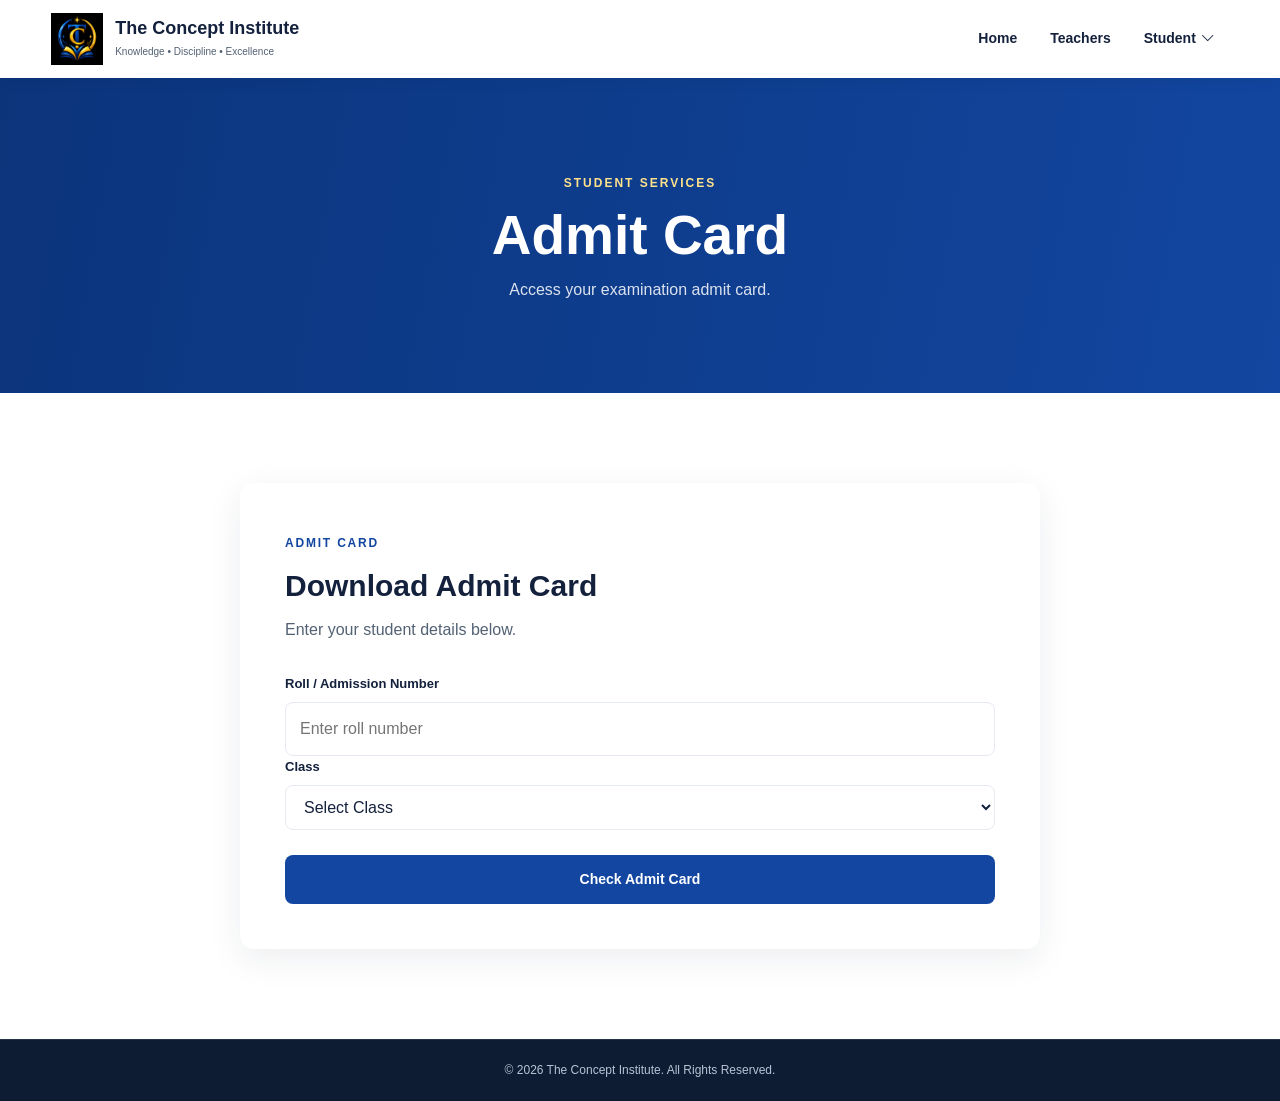
<file: admit-card.html>
<!DOCTYPE html>
<html lang="en">

<head>

    <meta charset="UTF-8">

    <meta name="viewport"
          content="width=device-width, initial-scale=1.0">

    <title>Admit Card | The Concept Institute</title>

    <link rel="icon"
          href="school-logo.png">

    <link rel="stylesheet"
          href="https://cdn.jsdelivr.net/npm/bootstrap-icons@1.11.3/font/bootstrap-icons.min.css">

    <link rel="stylesheet"
          href="style.css">

</head>

<body>


<header class="header">

    <div class="container navbar">

        <a href="index.html" class="logo">

            <img src="school-logo.png"
                 alt="School Logo">

            <div>

                <h2>The Concept Institute</h2>

                <span>
                    Knowledge • Discipline • Excellence
                </span>

            </div>

        </a>


        <button class="menu-toggle"
                id="menuToggle">

            <i class="bi bi-list"></i>

        </button>


        <nav class="nav-menu" id="navMenu">

            <a href="index.html">
                Home
            </a>

            <a href="teachers.html">
                Teachers
            </a>


            <div class="dropdown">

                <button class="dropdown-btn">

                    Student
                    <i class="bi bi-chevron-down"></i>

                </button>

                <div class="dropdown-menu">

                    <a href="https://docs.google.com/forms/d/e/1FAIpQLSeX-NQupUQa-BWSFp-hhOCqYERM3pgbvUMsO9dXRgNpxvSDZA/viewform?usp=header">
                        Admission Form
                    </a>

                    <a href="result.html">
                        Check Result
                    </a>

                    <a href="admit-card.html">
                        Admit Card
                    </a>

                    <a href="https://docs.google.com/forms/d/e/1FAIpQLSfCH_1AsougrHjAEd-26rZ-eYeYoQTlrhOt8sAzw5NQwiGaIg/viewform?usp=header">
                        Pay School Fee
                    </a>

                </div>

            </div>

        </nav>

    </div>

</header>


<section class="page-hero">

    <div class="container">

        <span>
            STUDENT SERVICES
        </span>

        <h1>
            Admit Card
        </h1>

        <p>
            Access your examination admit card.
        </p>

    </div>

</section>


<section class="section">

    <div class="container small-container">

        <div class="form-wrapper">

            <div class="form-heading">

                <span class="section-label">
                    ADMIT CARD
                </span>

                <h2>
                    Download Admit Card
                </h2>

                <p>
                    Enter your student details below.
                </p>

            </div>


            <form class="school-form"
                  id="admitCardForm">


                <div class="form-group">

                    <label for="admitRoll">
                        Roll / Admission Number
                    </label>

                    <input type="text"
                           id="admitRoll"
                           placeholder="Enter roll number"
                           required>

                </div>


                <div class="form-group">

                    <label for="admitClass">
                        Class
                    </label>

                    <select id="admitClass"
                            required>

                        <option value="">
                            Select Class
                        </option>

                        <option>Class 1</option>
                        <option>Class 2</option>
                        <option>Class 3</option>
                        <option>Class 4</option>
                        <option>Class 5</option>
                        <option>Class 6</option>
                        <option>Class 7</option>
                        <option>Class 8</option>
                        <option>Class 9</option>
                        <option>Class 10</option>
                        <option>Class 11</option>
                        <option>Class 12</option>

                    </select>

                </div>


                <button type="submit"
                        class="btn btn-primary form-submit">

                    Check Admit Card

                </button>

            </form>


            <!-- <div class="info-alert">

                <i class="bi bi-info-circle"></i>

                <div>

                    <strong>
                        Admit card system setup required
                    </strong>

                    <p>
                        A secure backend/database is required
                        before student admit cards can be
                        retrieved online.
                    </p>

                </div>

            </div> -->

        </div>

    </div>

</section>


<footer class="footer">

    <div class="footer-bottom">

        <div class="container">

            <p>
                © <span id="currentYear"></span>
                The Concept Institute. All Rights Reserved.
            </p>

        </div>

    </div>

</footer>


<script src="main.js"></script>

</body>
</html>
</file>
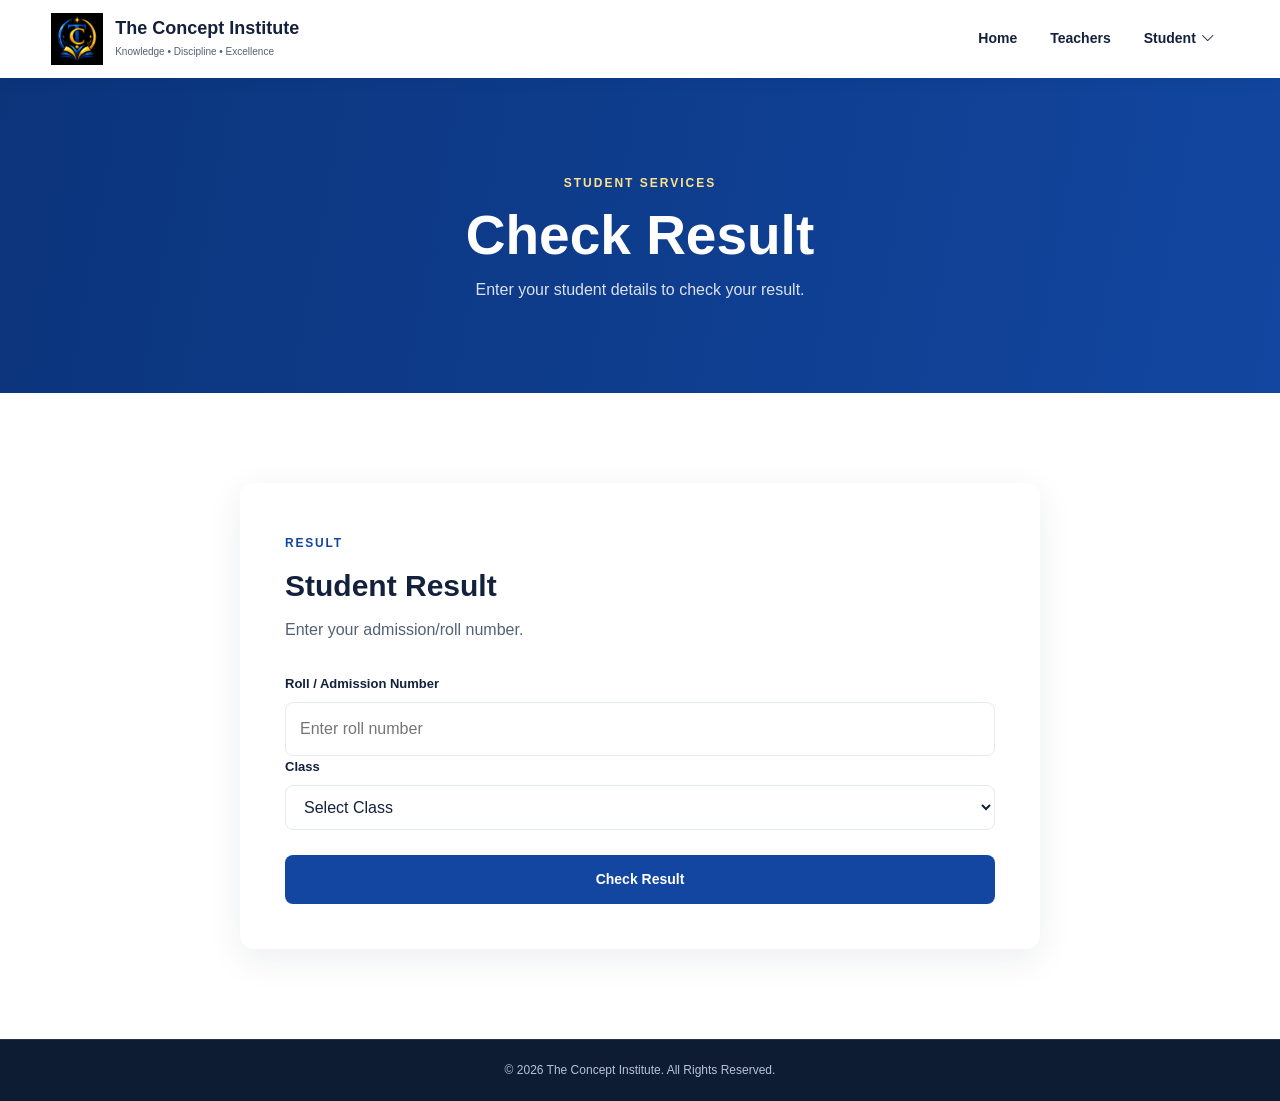
<file: result.html>
<!DOCTYPE html>
<html lang="en">

<head>

    <meta charset="UTF-8">

    <meta name="viewport"
          content="width=device-width, initial-scale=1.0">

    <title>Check Result | The Concept Institute</title>

    <link rel="icon"
          href="school-logo.png">

    <link rel="stylesheet"
          href="https://cdn.jsdelivr.net/npm/bootstrap-icons@1.11.3/font/bootstrap-icons.min.css">

    <link rel="stylesheet"
          href="style.css">

</head>

<body>


<header class="header">

    <div class="container navbar">

        <a href="index.html" class="logo">

            <img src="school-logo.png"
                 alt="School Logo">

            <div>

                <h2>The Concept Institute</h2>

                <span>
                    Knowledge • Discipline • Excellence
                </span>

            </div>

        </a>


        <button class="menu-toggle"
                id="menuToggle">

            <i class="bi bi-list"></i>

        </button>


        <nav class="nav-menu" id="navMenu">

            <a href="index.html">Home</a>

            <a href="teachers.html">Teachers</a>

            <div class="dropdown">

                <button class="dropdown-btn">

                    Student
                    <i class="bi bi-chevron-down"></i>

                </button>

                <div class="dropdown-menu">

                    <a href="https://docs.google.com/forms/d/e/1FAIpQLSeX-NQupUQa-BWSFp-hhOCqYERM3pgbvUMsO9dXRgNpxvSDZA/viewform?usp=header">
                        Admission Form
                    </a>

                    <a href="result.html">
                        Check Result
                    </a>

                    <a href="admit-card.html">
                        Admit Card
                    </a>

                    <a href="https://docs.google.com/forms/d/e/1FAIpQLSfCH_1AsougrHjAEd-26rZ-eYeYoQTlrhOt8sAzw5NQwiGaIg/viewform?usp=header">
                        Pay School Fee
                    </a>

                </div>

            </div>

        </nav>

    </div>

</header>


<section class="page-hero">

    <div class="container">

        <span>
            STUDENT SERVICES
        </span>

        <h1>
            Check Result
        </h1>

        <p>
            Enter your student details to check your result.
        </p>

    </div>

</section>


<section class="section">

    <div class="container small-container">

        <div class="form-wrapper">

            <div class="form-heading">

                <span class="section-label">
                    RESULT
                </span>

                <h2>
                    Student Result
                </h2>

                <p>
                    Enter your admission/roll number.
                </p>

            </div>


            <form class="school-form"
                  id="resultForm">

                <div class="form-group">

                    <label for="rollNumber">
                        Roll / Admission Number
                    </label>

                    <input type="text"
                           id="rollNumber"
                           name="rollNumber"
                           placeholder="Enter roll number"
                           required>

                </div>


                <div class="form-group">

                    <label for="resultClass">
                        Class
                    </label>

                    <select id="resultClass"
                            required>

                        <option value="">
                            Select Class
                        </option>

                        <option>Class 1</option>
                        <option>Class 2</option>
                        <option>Class 3</option>
                        <option>Class 4</option>
                        <option>Class 5</option>
                        <option>Class 6</option>
                        <option>Class 7</option>
                        <option>Class 8</option>
                        <option>Class 9</option>
                        <option>Class 10</option>
                        <option>Class 11</option>
                        <option>Class 12</option>

                    </select>

                </div>


                <button type="submit"
                        class="btn btn-primary form-submit">

                    Check Result

                </button>

            </form>


            <!-- <div class="info-alert">

                <i class="bi bi-info-circle"></i>

                <div>

                    <strong>Result system setup required</strong>

                    <p>
                        A secure database/API is required to
                        retrieve individual student results.
                    </p>

                </div>

            </div> -->

        </div>

    </div>

</section>


<footer class="footer">

    <div class="footer-bottom">

        <div class="container">

            <p>
                © <span id="currentYear"></span>
                The Concept Institute. All Rights Reserved.
            </p>

        </div>

    </div>

</footer>


<script src="main.js"></script>

</body>
</html>
</file>
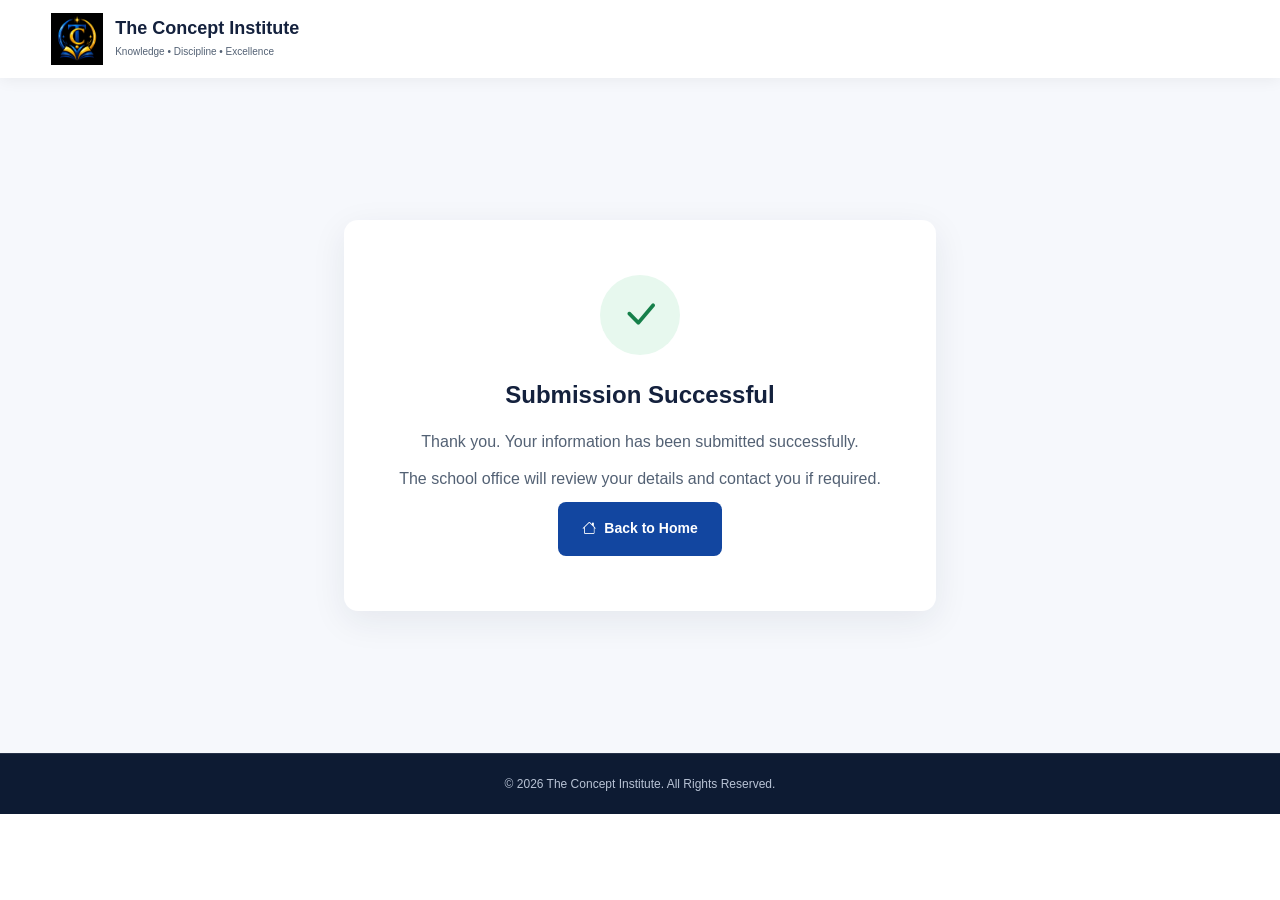
<file: success.html>
<!DOCTYPE html>
<html lang="en">

<head>

    <meta charset="UTF-8">

    <meta name="viewport"
          content="width=device-width, initial-scale=1.0">

    <title>Submission Successful | The Concept Institute</title>

    <link rel="icon"
          href="school-logo.png">

    <link rel="stylesheet"
          href="https://cdn.jsdelivr.net/npm/bootstrap-icons@1.11.3/font/bootstrap-icons.min.css">

    <link rel="stylesheet"
          href="style.css">

</head>

<body>


<header class="header">

    <div class="container navbar">

        <a href="index.html" class="logo">

            <img src="school-logo.png"
                 alt="School Logo">

            <div>

                <h2>The Concept Institute</h2>

                <span>
                    Knowledge • Discipline • Excellence
                </span>

            </div>

        </a>

    </div>

</header>


<section class="success-section">

    <div class="success-card">

        <div class="success-icon">

            <i class="bi bi-check-lg"></i>

        </div>


        <h1>
            Submission Successful
        </h1>


        <p>
            Thank you. Your information has been submitted
            successfully.
        </p>


        <p>
            The school office will review your details
            and contact you if required.
        </p>


        <a href="index.html"
           class="btn btn-primary">

            <i class="bi bi-house"></i>

            Back to Home

        </a>

    </div>

</section>


<footer class="footer">

    <div class="footer-bottom">

        <div class="container">

            <p>
                © <span id="currentYear"></span>
                The Concept Institute. All Rights Reserved.
            </p>

        </div>

    </div>

</footer>


<script src="main.js"></script>

</body>
</html>
</file>
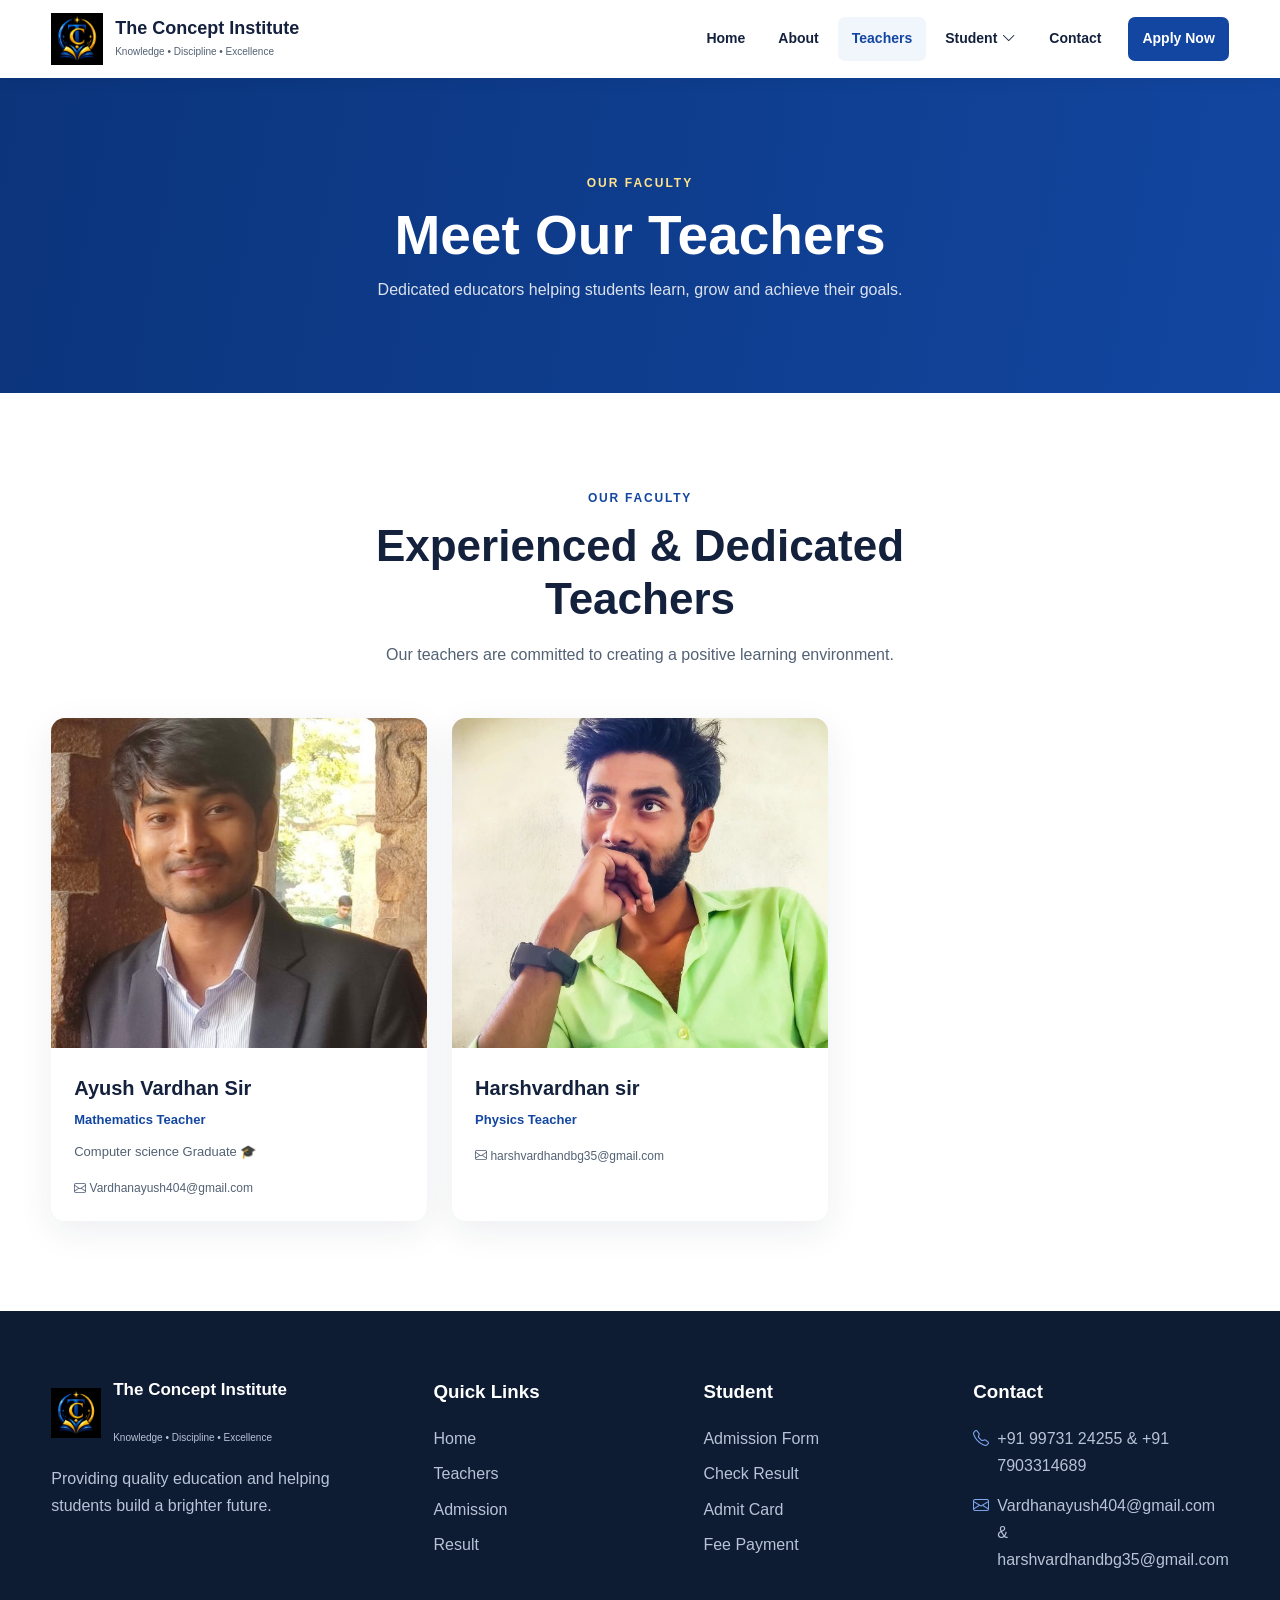
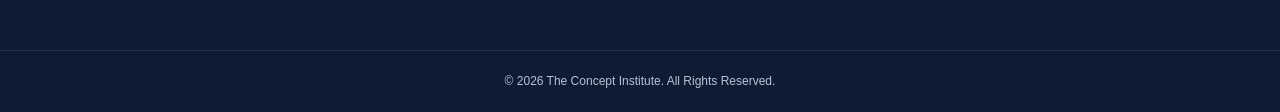
<file: teachers.html>
<!DOCTYPE html>
<html lang="en">

<head>

    <meta charset="UTF-8">

    <meta name="viewport"
          content="width=device-width, initial-scale=1.0">

    <title>Our Teachers | The Concept Institute</title>

    <meta name="description"
          content="Meet the teachers of The Concept Institute.">

    <link rel="icon"
          href="school-logo.png">

    <link rel="stylesheet"
          href="https://cdn.jsdelivr.net/npm/bootstrap-icons@1.11.3/font/bootstrap-icons.min.css">

    <link rel="stylesheet"
          href="style.css">

</head>

<body>

<header class="header">

    <div class="container navbar">

        <a href="index.html" class="logo">

            <img src="school-logo.png"
                 alt="School Logo">

            <div>

                <h2>The Concept Institute</h2>

                <span>
                    Knowledge • Discipline • Excellence
                </span>

            </div>

        </a>


        <button class="menu-toggle"
                id="menuToggle">

            <i class="bi bi-list"></i>

        </button>


        <nav class="nav-menu" id="navMenu">

            <a href="index.html">Home</a>

            <a href="index.html#about">
                About
            </a>

            <a href="teachers.html"
               class="active">
                Teachers
            </a>


            <div class="dropdown">

                <button class="dropdown-btn">

                    Student
                    <i class="bi bi-chevron-down"></i>

                </button>


                <div class="dropdown-menu">

                    <a href="https://docs.google.com/forms/d/e/1FAIpQLSeX-NQupUQa-BWSFp-hhOCqYERM3pgbvUMsO9dXRgNpxvSDZA/viewform?usp=header">
                        Admission Form
                    </a>

                    <a href="result.html">
                        Check Result
                    </a>

                    <a href="admit-card.html">
                        Admit Card
                    </a>

                    <a href="fee-payment.html">
                        Pay School Fee
                    </a>

                </div>

            </div>


            <a href="index.html#contact">
                Contact
            </a>

            <a href="https://docs.google.com/forms/d/e/1FAIpQLSeX-NQupUQa-BWSFp-hhOCqYERM3pgbvUMsO9dXRgNpxvSDZA/viewform?usp=header"
               class="nav-admission">

                Apply Now

            </a>

        </nav>

    </div>

</header>


<section class="page-hero">

    <div class="container">

        <span>
            OUR FACULTY
        </span>

        <h1>
            Meet Our Teachers
        </h1>

        <p>
            Dedicated educators helping students learn,
            grow and achieve their goals.
        </p>

    </div>

</section>


<section class="section">

    <div class="container">

        <div class="section-heading">

            <span class="section-label">
                OUR FACULTY
            </span>

            <h2>
                Experienced & Dedicated Teachers
            </h2>

            <p>
                Our teachers are committed to creating
                a positive learning environment.
            </p>

        </div>


        <div class="teachers-grid">


            <div class="teacher-card">

                <div class="teacher-image">

                    <img src="teachr1.jpeg"
                         alt="Teacher">

                </div>

                <div class="teacher-info">

                    <h3>
                        Ayush Vardhan Sir
                    </h3>

                    <span>
                         Mathematics Teacher
                    </span>

                    <p>
                        Computer science Graduate 🎓 
                    </p>

                    <div class="teacher-contact">

                        <i class="bi bi-envelope"></i>
                        Vardhanayush404@gmail.com

                    </div>

                </div>

            </div>


            <div class="teacher-card">

                <div class="teacher-image">

                    <img src="teacher-2.jpeg"
                         alt="Teacher">

                </div>

                <div class="teacher-info">

                    <h3>
                        Harshvardhan sir
                    </h3>

                    <span>
                        Physics Teacher
                    </span>

                    <!-- <p>
                        Mathematics & Logical Reasoning
                    </p> -->

                    <div class="teacher-contact">

                        <i class="bi bi-envelope"></i>
                        harshvardhandbg35@gmail.com

                    </div>

                </div>

            </div>


            <!-- <div class="teacher-card">

                <div class="teacher-image">

                    <img src="images/teachers/teacher-3.jpg"
                         alt="Teacher">

                </div>

                <div class="teacher-info">

                    <h3>
                        Mr. Amit Singh
                    </h3>

                    <span>
                        Science Teacher
                    </span>

                    <p>
                        Physics, Chemistry & Science
                    </p>

                    <div class="teacher-contact">

                        <i class="bi bi-envelope"></i>
                        teacher3@school.com

                    </div>

                </div>

            </div>


            <div class="teacher-card">

                <div class="teacher-image">

                    <img src="images/teachers/teacher-4.jpg"
                         alt="Teacher">

                </div>

                <div class="teacher-info">

                    <h3>
                        Mrs. Neha Verma
                    </h3>

                    <span>
                        English Teacher
                    </span>

                    <p>
                        English Language & Literature
                    </p>

                    <div class="teacher-contact">

                        <i class="bi bi-envelope"></i>
                        teacher4@school.com

                    </div>

                </div>

            </div>


            <div class="teacher-card">

                <div class="teacher-image">

                    <img src="images/teachers/teacher-5.jpg"
                         alt="Teacher">

                </div>

                <div class="teacher-info">

                    <h3>
                        Mr. Rahul Kumar
                    </h3>

                    <span>
                        Computer Teacher
                    </span>

                    <p>
                        Computer Science & Technology
                    </p>

                    <div class="teacher-contact">

                        <i class="bi bi-envelope"></i>
                        teacher5@school.com

                    </div>

                </div>

            </div>


            <div class="teacher-card">

                <div class="teacher-image">

                    <img src="images/teachers/teacher-6.jpg"
                         alt="Teacher">

                </div>

                <div class="teacher-info">

                    <h3>
                        Mrs. Anjali Singh
                    </h3>

                    <span>
                        Social Science Teacher
                    </span>

                    <p>
                        History, Geography & Civics
                    </p>

                    <div class="teacher-contact">

                        <i class="bi bi-envelope"></i>
                        teacher6@school.com

                    </div>

                </div>

            </div> -->


        </div>

    </div>

</section>


<footer class="footer">

    <div class="container footer-grid">

        <div class="footer-about">

            <div class="footer-logo">

                <img src="school-logo.png"
                     alt="School Logo">

                <div>

                    <h3>The Concept Institute</h3>

                    <span>
                        Knowledge • Discipline • Excellence
                    </span>

                </div>

            </div>

            <p>
                Providing quality education and helping
                students build a brighter future.
            </p>

        </div>


        <div>

            <h3>Quick Links</h3>

            <ul class="footer-links">

                <li>
                    <a href="index.html">Home</a>
                </li>

                <li>
                    <a href="teachers.html">Teachers</a>
                </li>

                <li>
                    <a href="https://docs.google.com/forms/d/e/1FAIpQLSeX-NQupUQa-BWSFp-hhOCqYERM3pgbvUMsO9dXRgNpxvSDZA/viewform?usp=header">Admission</a>
                </li>

                <li>
                    <a href="result.html">Result</a>
                </li>

            </ul>

        </div>


        <div>

            <h3>Student</h3>

            <ul class="footer-links">

                <li>
                    <a href="https://docs.google.com/forms/d/e/1FAIpQLSeX-NQupUQa-BWSFp-hhOCqYERM3pgbvUMsO9dXRgNpxvSDZA/viewform?usp=header">
                        Admission Form
                    </a>
                </li>

                <li>
                    <a href="result.html">
                        Check Result
                    </a>
                </li>

                <li>
                    <a href="admit-card.html">
                        Admit Card
                    </a>
                </li>

                <li>
                    <a href="fee-payment.html">
                        Fee Payment
                    </a>
                </li>

            </ul>

        </div>


        <div>

            <h3>Contact</h3>

            <ul class="footer-contact">

                <li>
                    <i class="bi bi-telephone"></i>
                    +91 99731 24255 & +91 7903314689
                </li>

                <li>
                    <i class="bi bi-envelope"></i>
                    Vardhanayush404@gmail.com & harshvardhandbg35@gmail.com
                </li>

            </ul>

        </div>

    </div>


    <div class="footer-bottom">

        <div class="container">

            <p>
                © <span id="currentYear"></span>
                The Concept Institute.
                All Rights Reserved.
            </p>

        </div>

    </div>

</footer>


<script src="main.js"></script>

</body>
</html>
</file>
<file: style.css>
/* =========================================================
   ABC PUBLIC SCHOOL WEBSITE
   MAIN STYLESHEET
========================================================= */


/* =========================================================
   ROOT VARIABLES
========================================================= */

:root {

    --primary: #1246a0;
    --primary-dark: #0b347b;

    --secondary: #f4b400;

    --dark: #14213d;
    --text: #536174;
    --white: #ffffff;

    --light: #f6f8fc;
    --border: #e5e9f0;

    --success: #16804a;

    --shadow:
        0 10px 35px rgba(20, 33, 61, 0.08);

    --radius: 14px;

    --transition: 0.3s ease;

}


/* =========================================================
   RESET
========================================================= */

* {

    margin: 0;
    padding: 0;

    box-sizing: border-box;

}


html {

    scroll-behavior: smooth;

}


body {

    font-family:
        Arial,
        Helvetica,
        sans-serif;

    color: var(--text);

    background: var(--white);

    line-height: 1.7;

}


img {

    max-width: 100%;

    display: block;

}


a {

    color: inherit;

    text-decoration: none;

}


button,
input,
select,
textarea {

    font: inherit;

}


button {

    cursor: pointer;

}


/* =========================================================
   CONTAINER
========================================================= */

.container {

    width: min(1180px, 92%);

    margin: auto;

}


.small-container {

    max-width: 800px;

}


/* =========================================================
   HEADER
========================================================= */

.header {

    background: var(--white);

    position: sticky;

    top: 0;

    z-index: 1000;

    box-shadow:
        0 2px 15px rgba(0, 0, 0, 0.06);

}


.navbar {

    min-height: 78px;

    display: flex;

    align-items: center;

    justify-content: space-between;

    gap: 30px;

}


/* =========================================================
   LOGO
========================================================= */

.logo {

    display: flex;

    align-items: center;

    gap: 12px;

}


.logo img {

    width: 52px;

    height: 52px;

    object-fit: contain;

}


.logo h2 {

    color: var(--dark);

    font-size: 18px;

    line-height: 1.2;

}


.logo span {

    color: var(--text);

    font-size: 10px;

    display: block;

    margin-top: 3px;

}


/* =========================================================
   NAVIGATION
========================================================= */

.nav-menu {

    display: flex;

    align-items: center;

    gap: 5px;

}


.nav-menu > a,
.dropdown-btn {

    padding: 10px 14px;

    color: var(--dark);

    font-weight: 600;

    font-size: 14px;

    border-radius: 7px;

    transition: var(--transition);

}


.nav-menu > a:hover,
.nav-menu > a.active,
.dropdown-btn:hover {

    color: var(--primary);

    background: #f1f5fc;

}


.dropdown {

    position: relative;

}


.dropdown-btn {

    border: 0;

    background: transparent;

    display: flex;

    align-items: center;

    gap: 5px;

}


.dropdown-menu {

    position: absolute;

    top: calc(100% + 8px);

    left: 0;

    width: 220px;

    background: var(--white);

    border-radius: 10px;

    box-shadow: var(--shadow);

    padding: 8px;

    opacity: 0;

    visibility: hidden;

    transform: translateY(8px);

    transition: var(--transition);

}


.dropdown:hover .dropdown-menu {

    opacity: 1;

    visibility: visible;

    transform: translateY(0);

}


.dropdown-menu a {

    display: block;

    padding: 11px 13px;

    border-radius: 7px;

    color: var(--dark);

    font-size: 14px;

}


.dropdown-menu a:hover {

    background: #f2f6fd;

    color: var(--primary);

}


.nav-admission {

    background: var(--primary) !important;

    color: white !important;

    margin-left: 8px;

}


.nav-admission:hover {

    background: var(--primary-dark) !important;

}


.menu-toggle {

    display: none;

    border: 0;

    background: transparent;

    font-size: 28px;

    color: var(--dark);

}


/* =========================================================
   HERO
========================================================= */

.hero {

    height: 620px;

    position: relative;

    overflow: hidden;

}


.hero-slider {

    width: 100%;

    height: 100%;

    position: relative;

}


.hero-slide {

    position: absolute;

    inset: 0;

    background-size: cover;

    background-position: center;

    opacity: 0;

    transition: opacity 0.8s ease;

}


.hero-slide.active {

    opacity: 1;

}


.hero-overlay {

    position: absolute;

    inset: 0;

    background:
        linear-gradient(
            90deg,
            rgba(8, 25, 57, 0.86),
            rgba(8, 25, 57, 0.35),
            rgba(8, 25, 57, 0.15)
        );

}


.hero-content {

    position: relative;

    z-index: 2;

    height: 100%;

    display: flex;

    flex-direction: column;

    justify-content: center;

    align-items: flex-start;

    color: white;

    max-width: 1180px;

}


.hero-small-title {

    font-size: 14px;

    letter-spacing: 2px;

    font-weight: 700;

    color: #ffd76a;

    margin-bottom: 12px;

}


.hero h1 {

    font-size: clamp(40px, 6vw, 72px);

    line-height: 1.05;

    max-width: 760px;

    margin-bottom: 20px;

}


.hero p {

    font-size: 19px;

    max-width: 650px;

    margin-bottom: 30px;

    color: rgba(255,255,255,.9);

}


.hero-buttons {

    display: flex;

    gap: 12px;

    flex-wrap: wrap;

}


/* =========================================================
   BUTTONS
========================================================= */

.btn {

    display: inline-flex;

    align-items: center;

    justify-content: center;

    gap: 8px;

    padding: 13px 22px;

    border-radius: 8px;

    border: 2px solid transparent;

    font-weight: 700;

    font-size: 14px;

    transition: var(--transition);

}


.btn-primary {

    background: var(--primary);

    color: white;

}


.btn-primary:hover {

    background: var(--primary-dark);

    transform: translateY(-2px);

}


.btn-outline {

    color: white;

    border-color: rgba(255,255,255,.7);

}


.btn-outline:hover {

    background: white;

    color: var(--dark);

}


.btn-white {

    background: white;

    color: var(--primary);

}


.btn-white:hover {

    transform: translateY(-2px);

}


/* =========================================================
   SLIDER
========================================================= */

.slider-btn {

    position: absolute;

    top: 50%;

    transform: translateY(-50%);

    z-index: 10;

    width: 46px;

    height: 46px;

    border-radius: 50%;

    border: 1px solid rgba(255,255,255,.5);

    background: rgba(0,0,0,.25);

    color: white;

    font-size: 20px;

}


.slider-btn:hover {

    background: var(--primary);

}


.slider-btn.prev {

    left: 25px;

}


.slider-btn.next {

    right: 25px;

}


.slider-dots {

    position: absolute;

    bottom: 25px;

    left: 50%;

    transform: translateX(-50%);

    z-index: 10;

    display: flex;

    gap: 8px;

}


.slider-dot {

    width: 9px;

    height: 9px;

    border-radius: 50%;

    background: rgba(255,255,255,.5);

    border: 0;

}


.slider-dot.active {

    background: white;

    transform: scale(1.25);

}


/* =========================================================
   QUICK SERVICES
========================================================= */

.quick-services {

    position: relative;

    margin-top: -45px;

    z-index: 20;

}


.service-grid {

    display: grid;

    grid-template-columns:
        repeat(4, 1fr);

    gap: 15px;

}


.service-card {

    background: white;

    box-shadow: var(--shadow);

    border-radius: 10px;

    padding: 22px;

    display: flex;

    align-items: center;

    gap: 15px;

    transition: var(--transition);

}


.service-card:hover {

    transform: translateY(-5px);

}


.service-icon {

    width: 50px;

    height: 50px;

    border-radius: 10px;

    display: grid;

    place-items: center;

    background: #edf3ff;

    color: var(--primary);

    font-size: 22px;

    flex-shrink: 0;

}


.service-card h3 {

    color: var(--dark);

    font-size: 16px;

}


.service-card p {

    font-size: 12px;

}


/* =========================================================
   SECTION
========================================================= */

.section {

    padding: 90px 0;

}


.light-section {

    background: var(--light);

}


.section-heading {

    text-align: center;

    max-width: 700px;

    margin: 0 auto 50px;

}


.section-label {

    color: var(--primary);

    font-size: 12px;

    letter-spacing: 1.8px;

    font-weight: 800;

}


.section-heading h2 {

    color: var(--dark);

    font-size: clamp(30px, 4vw, 44px);

    line-height: 1.2;

    margin: 10px 0 15px;

}


/* =========================================================
   ABOUT
========================================================= */

.about-grid {

    display: grid;

    grid-template-columns:
        1fr 1fr;

    gap: 70px;

    align-items: center;

}


.about-image {

    position: relative;

}


.about-image img {

    width: 100%;

    height: 480px;

    object-fit: cover;

    border-radius: 15px;

}


.experience-box {

    position: absolute;

    bottom: 25px;

    right: -25px;

    background: var(--primary);

    color: white;

    padding: 20px 30px;

    border-radius: 10px;

    box-shadow: var(--shadow);

}


.experience-box strong {

    font-size: 25px;

    display: block;

}


.experience-box span {

    font-size: 13px;

}


.about-content h2 {

    font-size: clamp(30px, 4vw, 45px);

    color: var(--dark);

    line-height: 1.2;

    margin: 10px 0 20px;

}


.about-content p {

    margin-bottom: 16px;

}


.about-points {

    display: grid;

    grid-template-columns: 1fr 1fr;

    gap: 13px;

    margin-top: 25px;

}


.about-points div {

    display: flex;

    align-items: center;

    gap: 8px;

    color: var(--dark);

    font-size: 14px;

    font-weight: 600;

}


.about-points i {

    color: var(--success);

}


/* =========================================================
   FEATURES
========================================================= */

.features-grid {

    display: grid;

    grid-template-columns:
        repeat(4, 1fr);

    gap: 20px;

}


.feature-card {

    background: white;

    padding: 30px;

    border-radius: var(--radius);

    box-shadow: var(--shadow);

    text-align: center;

    transition: var(--transition);

}


.feature-card:hover {

    transform: translateY(-5px);

}


.feature-icon {

    width: 60px;

    height: 60px;

    border-radius: 50%;

    background: #edf3ff;

    color: var(--primary);

    display: grid;

    place-items: center;

    margin: 0 auto 18px;

    font-size: 25px;

}


.feature-card h3 {

    color: var(--dark);

    margin-bottom: 10px;

}


/* =========================================================
   CTA
========================================================= */

.cta-section {

    background:
        linear-gradient(
            100deg,
            var(--primary),
            #2466c4
        );

    color: white;

    padding: 70px 0;

}


.cta-content {

    display: flex;

    justify-content: space-between;

    align-items: center;

    gap: 30px;

}


.cta-content span {

    font-size: 12px;

    letter-spacing: 2px;

    font-weight: 700;

    color: #ffe28a;

}


.cta-content h2 {

    font-size: clamp(28px, 4vw, 42px);

    margin: 7px 0;

    line-height: 1.2;

}


/* =========================================================
   CONTACT
========================================================= */

.contact-grid {

    display: grid;

    grid-template-columns:
        1fr 1fr;

    gap: 30px;

}


.contact-info {

    display: flex;

    flex-direction: column;

    gap: 20px;

}


.contact-item {

    display: flex;

    align-items: flex-start;

    gap: 15px;

}


.contact-item > i {

    width: 45px;

    height: 45px;

    display: grid;

    place-items: center;

    background: #edf3ff;

    color: var(--primary);

    border-radius: 8px;

    font-size: 19px;

}


.contact-item h3 {

    color: var(--dark);

    font-size: 16px;

}


.contact-item p {

    font-size: 14px;

}


.contact-box {

    background: var(--light);

    padding: 35px;

    border-radius: var(--radius);

}


.contact-box h3 {

    color: var(--dark);

    font-size: 25px;

    margin-bottom: 10px;

}


/* =========================================================
   PAGE HERO
========================================================= */

.page-hero {

    background:
        linear-gradient(
            100deg,
            var(--primary-dark),
            var(--primary)
        );

    color: white;

    padding: 90px 0;

    text-align: center;

}


.page-hero span {

    color: #ffe28a;

    font-size: 12px;

    font-weight: 800;

    letter-spacing: 2px;

}


.page-hero h1 {

    font-size: clamp(35px, 5vw, 55px);

    line-height: 1.1;

    margin: 10px 0;

}


.page-hero p {

    max-width: 650px;

    margin: auto;

    color: rgba(255,255,255,.85);

}


/* =========================================================
   TEACHERS
========================================================= */

.teachers-grid {

    display: grid;

    grid-template-columns:
        repeat(3, 1fr);

    gap: 25px;

}


.teacher-card {

    background: white;

    border-radius: var(--radius);

    overflow: hidden;

    box-shadow: var(--shadow);

    transition: var(--transition);

}


.teacher-card:hover {

    transform: translateY(-6px);

}


.teacher-image {

    height: 330px;

    overflow: hidden;

    background: #eef2f7;

}


.teacher-image img {

    width: 100%;

    height: 100%;

    object-fit: cover;

    transition: transform .5s ease;

}


.teacher-card:hover
.teacher-image img {

    transform: scale(1.04);

}


.teacher-info {

    padding: 23px;

}


.teacher-info h3 {

    color: var(--dark);

    font-size: 20px;

}


.teacher-info > span {

    display: block;

    color: var(--primary);

    font-size: 13px;

    font-weight: 700;

    margin: 4px 0 10px;

}


.teacher-info p {

    font-size: 13px;

}


.teacher-contact {

    margin-top: 15px;

    font-size: 12px;

    color: var(--text);

}


/* =========================================================
   FORM
========================================================= */

.form-section {

    background: var(--light);

}


.form-wrapper {

    background: white;

    border-radius: var(--radius);

    padding: 45px;

    box-shadow: var(--shadow);

}


.form-heading {

    margin-bottom: 30px;

}


.form-heading h2 {

    color: var(--dark);

    font-size: 30px;

    margin: 5px 0;

}


.form-grid {

    display: grid;

    grid-template-columns:
        1fr 1fr;

    gap: 20px;

}


.form-group {

    display: flex;

    flex-direction: column;

    gap: 7px;

}


.form-group.full-width {

    grid-column: 1 / -1;

}


.form-group label {

    color: var(--dark);

    font-size: 13px;

    font-weight: 700;

}


.form-group input,
.form-group select,
.form-group textarea {

    width: 100%;

    border: 1px solid var(--border);

    border-radius: 8px;

    padding: 12px 14px;

    outline: none;

    color: var(--dark);

    background: white;

    transition: var(--transition);

}


.form-group input:focus,
.form-group select:focus,
.form-group textarea:focus {

    border-color: var(--primary);

    box-shadow:
        0 0 0 3px rgba(18,70,160,.1);

}


.form-group textarea {

    resize: vertical;

}


.form-submit {

    border: 0;

    margin-top: 25px;

    width: 100%;

}


.form-notice {

    margin-top: 20px;

    background: #f0f7ff;

    border-radius: 8px;

    padding: 12px;

    font-size: 12px;

    display: flex;

    gap: 8px;

    align-items: center;

}


.form-notice i {

    color: var(--primary);

}


.hidden-field {

    position: absolute;

    left: -9999px;

    opacity: 0;

}


/* =========================================================
   INFO ALERT
========================================================= */

.info-alert {

    margin-top: 25px;

    display: flex;

    gap: 12px;

    padding: 16px;

    background: #fff8e6;

    border: 1px solid #f5df9d;

    border-radius: 9px;

}


.info-alert > i {

    color: #b07800;

    font-size: 20px;

}


.info-alert strong {

    color: var(--dark);

}


.info-alert p {

    font-size: 13px;

    margin-top: 3px;

}


/* =========================================================
   PAYMENT
========================================================= */

.payment-layout {

    display: grid;

    grid-template-columns:
        0.8fr 1.2fr;

    gap: 25px;

    align-items: start;

}


.payment-card {

    background: white;

    border-radius: var(--radius);

    box-shadow: var(--shadow);

    padding: 35px;

}


.payment-heading {

    margin-bottom: 25px;

}


.payment-heading h2 {

    color: var(--dark);

    margin: 5px 0;

}


.qr-container {

    width: 280px;

    max-width: 100%;

    margin: 0 auto 25px;

    padding: 15px;

    border: 1px solid var(--border);

    border-radius: 12px;

}


.qr-container img {

    width: 100%;

}


.upi-title {

    text-align: center;

    color: var(--dark);

    font-size: 14px;

}


.upi-box {

    margin-top: 8px;

    display: flex;

    align-items: center;

    justify-content: space-between;

    background: #f4f7fb;

    border: 1px solid var(--border);

    border-radius: 8px;

    padding: 11px 13px;

    color: var(--dark);

    font-weight: 700;

}


.upi-box button {

    border: 0;

    background: transparent;

    color: var(--primary);

    font-size: 18px;

}


.payment-note {

    text-align: center;

    font-size: 12px;

    margin: 15px 0;

}


.pay-button {

    width: 100%;

}


/* =========================================================
   STEPS
========================================================= */

.steps-grid {

    display: grid;

    grid-template-columns:
        repeat(4, 1fr);

    gap: 20px;

}


.step-card {

    background: white;

    padding: 25px;

    border-radius: var(--radius);

    box-shadow: var(--shadow);

    position: relative;

}


.step-number {

    position: absolute;

    top: 15px;

    right: 15px;

    color: #dce6f6;

    font-size: 25px;

    font-weight: 800;

}


.step-card > i {

    color: var(--primary);

    font-size: 30px;

}


.step-card h3 {

    color: var(--dark);

    margin: 12px 0 7px;

}


/* =========================================================
   SUCCESS
========================================================= */

.success-section {

    min-height: 75vh;

    display: grid;

    place-items: center;

    padding: 50px 20px;

    background: var(--light);

}


.success-card {

    max-width: 600px;

    background: white;

    padding: 55px;

    text-align: center;

    border-radius: var(--radius);

    box-shadow: var(--shadow);

}


.success-icon {

    width: 80px;

    height: 80px;

    margin: 0 auto 20px;

    border-radius: 50%;

    background: #e7f8ee;

    color: var(--success);

    display: grid;

    place-items: center;

    font-size: 40px;

}


.success-card h1 {

    color: var(--dark);

    margin-bottom: 12px;

}


.success-card p {

    margin-bottom: 10px;

}


/* =========================================================
   FOOTER
========================================================= */

.footer {

    background: #0d1b33;

    color: #b8c3d5;

}


.footer-grid {

    display: grid;

    grid-template-columns:
        1.5fr 1fr 1fr 1fr;

    gap: 45px;

    padding: 65px 0;

}


.footer-logo {

    display: flex;

    gap: 12px;

    align-items: center;

    margin-bottom: 15px;

}


.footer-logo img {

    width: 50px;

    height: 50px;

    object-fit: contain;

}


.footer-logo h3 {

    color: white;

    font-size: 17px;

}


.footer-logo span {

    font-size: 10px;

}


.footer h3 {

    color: white;

    margin-bottom: 17px;

}


.footer-links {

    list-style: none;

}


.footer-links li {

    margin-bottom: 8px;

}


.footer-links a:hover {

    color: white;

}


.footer-contact {

    list-style: none;

}


.footer-contact li {

    display: flex;

    gap: 8px;

    margin-bottom: 12px;

}


.footer-contact i {

    color: #7fa9ef;

}


.social-links {

    display: flex;

    gap: 8px;

    margin-top: 20px;

}


.social-links a {

    width: 38px;

    height: 38px;

    display: grid;

    place-items: center;

    border-radius: 50%;

    background: rgba(255,255,255,.08);

    color: white;

    transition: var(--transition);

}


.social-links a:hover {

    background: var(--primary);

}


.footer-bottom {

    border-top: 1px solid rgba(255,255,255,.1);

    padding: 20px 0;

    text-align: center;

    font-size: 12px;

}


/* =========================================================
   RESPONSIVE
========================================================= */

@media (max-width: 1000px) {

    .nav-menu {

        position: absolute;

        top: 78px;

        left: 0;

        width: 100%;

        background: white;

        padding: 15px 4%;

        flex-direction: column;

        align-items: stretch;

        box-shadow: var(--shadow);

        display: none;

    }


    .nav-menu.show {

        display: flex;

    }


    .nav-menu > a,
    .dropdown-btn {

        width: 100%;

        text-align: left;

    }


    .dropdown-menu {

        position: static;

        width: 100%;

        display: none;

        box-shadow: none;

        opacity: 1;

        visibility: visible;

        transform: none;

    }


    .dropdown.open .dropdown-menu {

        display: block;

    }


    .menu-toggle {

        display: block;

    }


    .nav-admission {

        margin-left: 0;

    }


    .service-grid,
    .features-grid {

        grid-template-columns:
            repeat(2, 1fr);

    }


    .teachers-grid {

        grid-template-columns:
            repeat(2, 1fr);

    }


    .footer-grid {

        grid-template-columns:
            repeat(2, 1fr);

    }


    .payment-layout {

        grid-template-columns: 1fr;

    }


    .steps-grid {

        grid-template-columns:
            repeat(2, 1fr);

    }

}


@media (max-width: 700px) {

    .navbar {

        min-height: 70px;

    }


    .logo img {

        width: 44px;

        height: 44px;

    }


    .logo h2 {

        font-size: 15px;

    }


    .logo span {

        font-size: 8px;

    }


    .hero {

        height: 580px;

    }


    .hero-content {

        align-items: center;

        text-align: center;

    }


    .hero h1 {

        font-size: 42px;

    }


    .hero p {

        font-size: 16px;

    }


    .slider-btn {

        display: none;

    }


    .quick-services {

        margin-top: 0;

        padding-top: 20px;

    }


    .service-grid,
    .features-grid,
    .teachers-grid,
    .about-grid,
    .contact-grid,
    .form-grid,
    .footer-grid,
    .steps-grid {

        grid-template-columns: 1fr;

    }


    .about-image img {

        height: 350px;

    }


    .experience-box {

        right: 15px;

    }


    .about-points {

        grid-template-columns: 1fr;

    }


    .cta-content {

        flex-direction: column;

        align-items: flex-start;

    }


    .form-wrapper,
    .payment-card {

        padding: 25px 18px;

    }


    .success-card {

        padding: 35px 20px;

    }


    .section {

        padding: 65px 0;

    }


    .page-hero {

        padding: 65px 0;

    }

}
</file>
